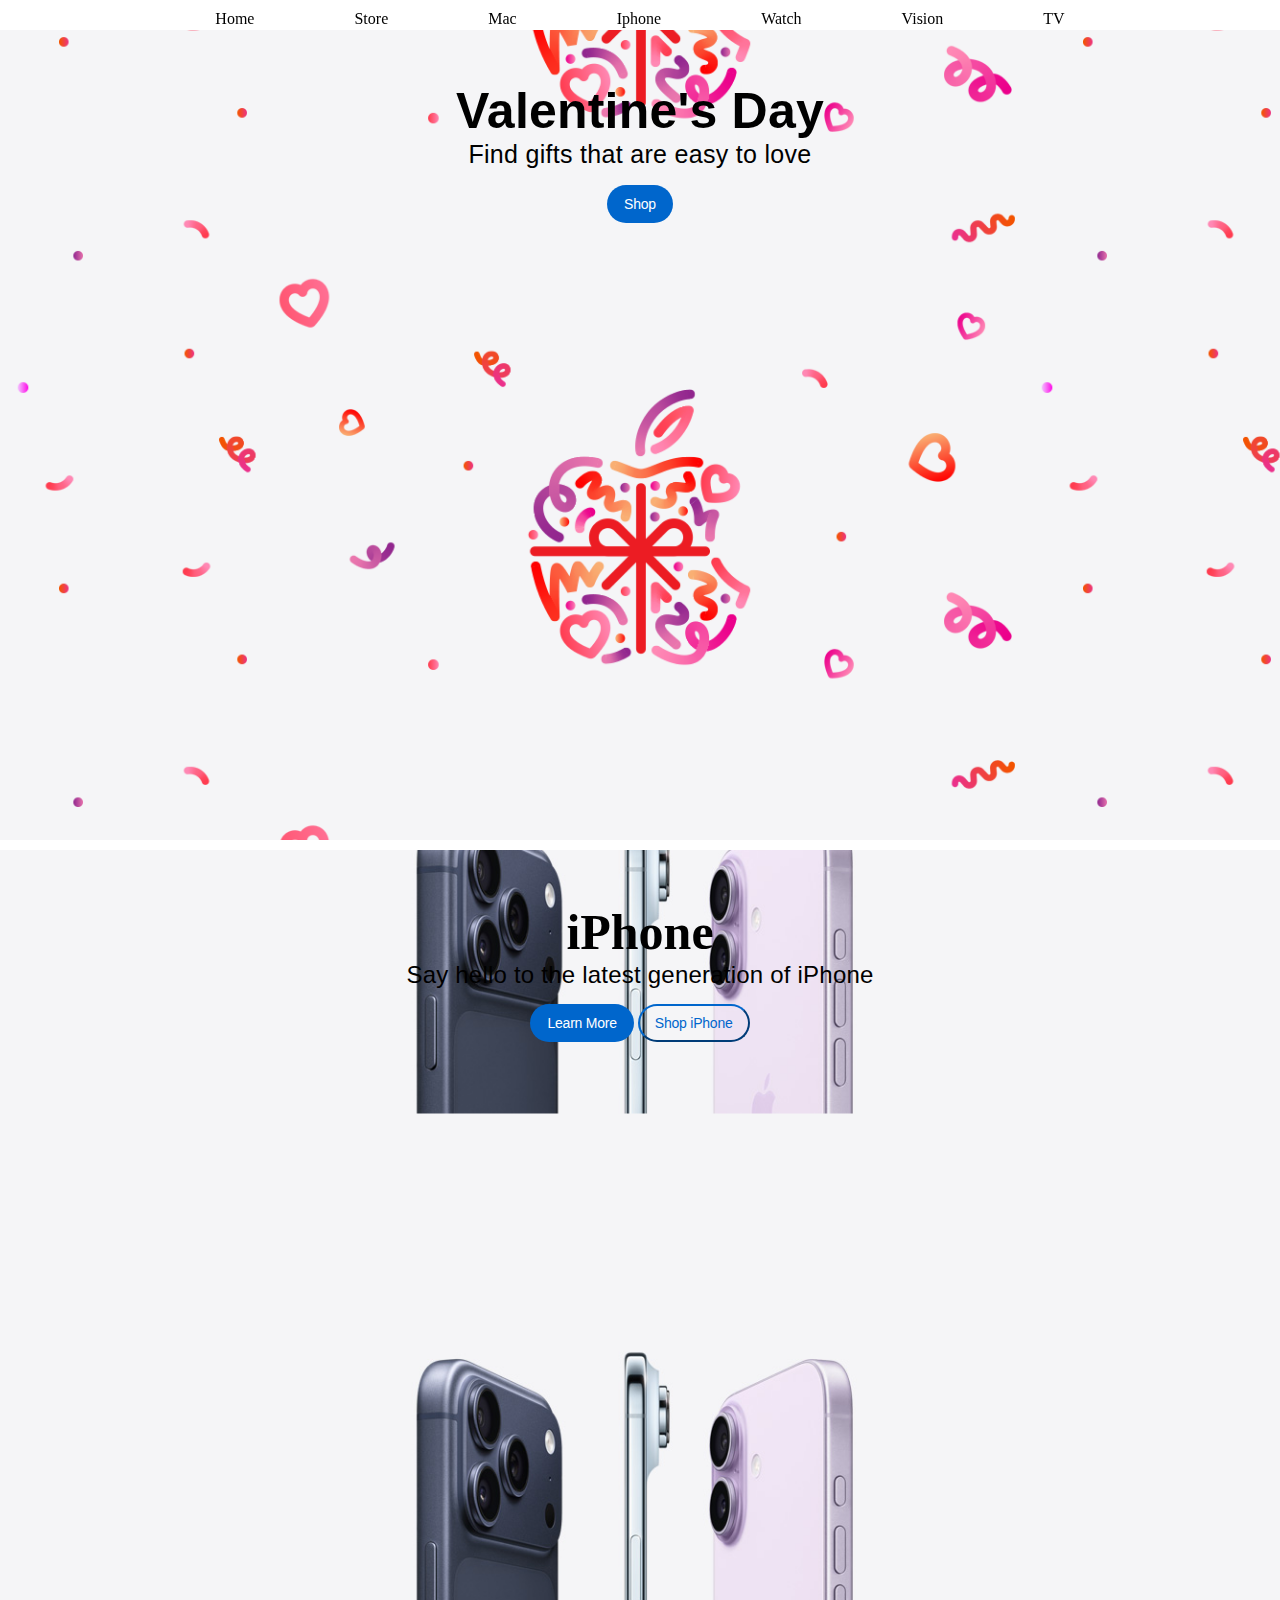
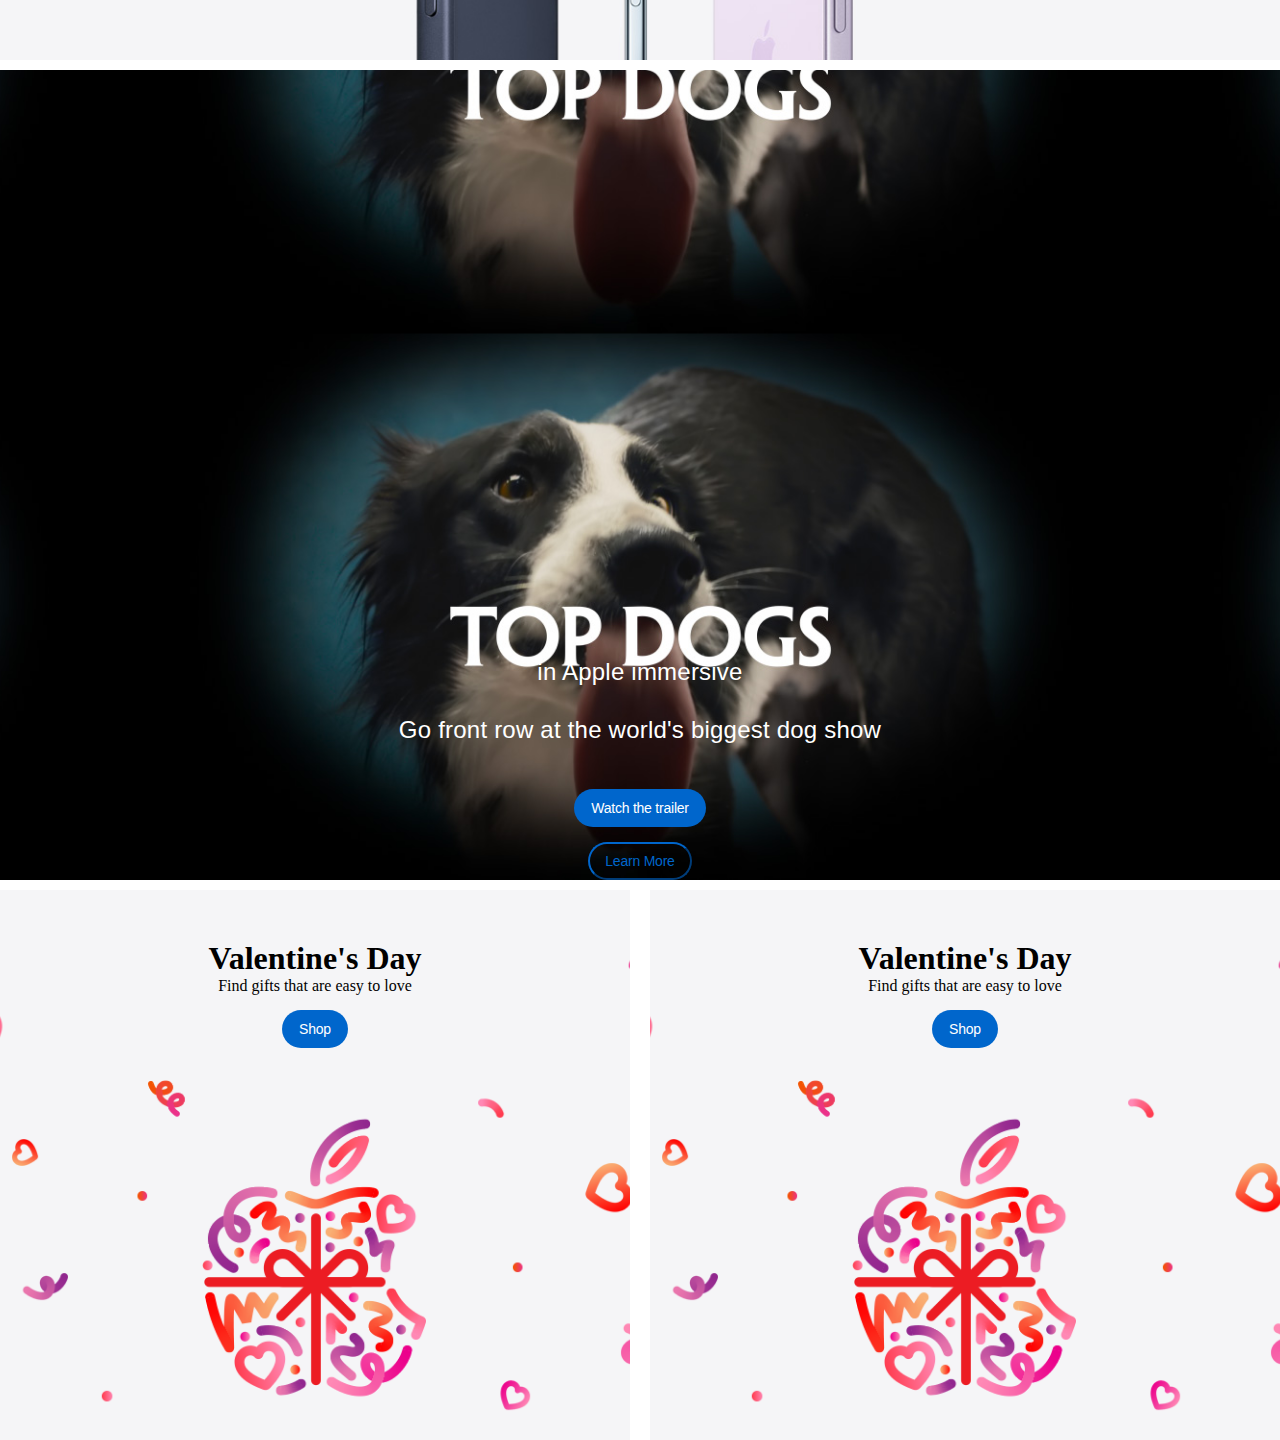
<file: Apple clone/index.html>
<!DOCTYPE html>
<html lang="en">
<head>
    <meta charset="UTF-8">
    <meta name="viewport" content="width=device-width, initial-scale=1.0">
    <title>Document</title>
    <link rel="stylesheet" href="style.css">
    
</head>
<body>
    <ul id="navbar">
        <li>Home</li>
        <li>Store</li>
        <li>Mac</li>
        <li>Iphone</li>
        <li>Watch</li>
        <li>Vision</li>
        <li>TV</li>
    </ul>

    <div id="section1" class="section">
        <h1>Valentine's Day</h1>
        <p>Find gifts that are easy to love</p>
        <button class="btn1">Shop</button>
    </div>
    <div id="section2" class="section">
        <h1>iPhone</h1>
        <p>Say hello to the latest generation of iPhone</p>
        <div class="btngrp">      
       <button class="btn1">Learn More</button>
        <button class="btn2">Shop iPhone</button>

        </div>

    </div>
    <div id="section3" class="section">
        <p>in Apple immersive</p>
        <p>Go front row at the world's biggest dog show</p>
        <button class="btn1">Watch the trailer</button>
        <button class="btn2">Learn More</button>

       </div> 
        <div id="section4" >
       <div id="left">
        <h1>Valentine's Day</h1>
        <p>Find gifts that are easy to love</p>
        <button class="btn1">Shop</button>
       </div>
       <div id="right"><h1>Valentine's Day</h1>
        <p>Find gifts that are easy to love</p>
        <button class="btn1">Shop</button></div>

       </div> 


</body>
</html>
</file>
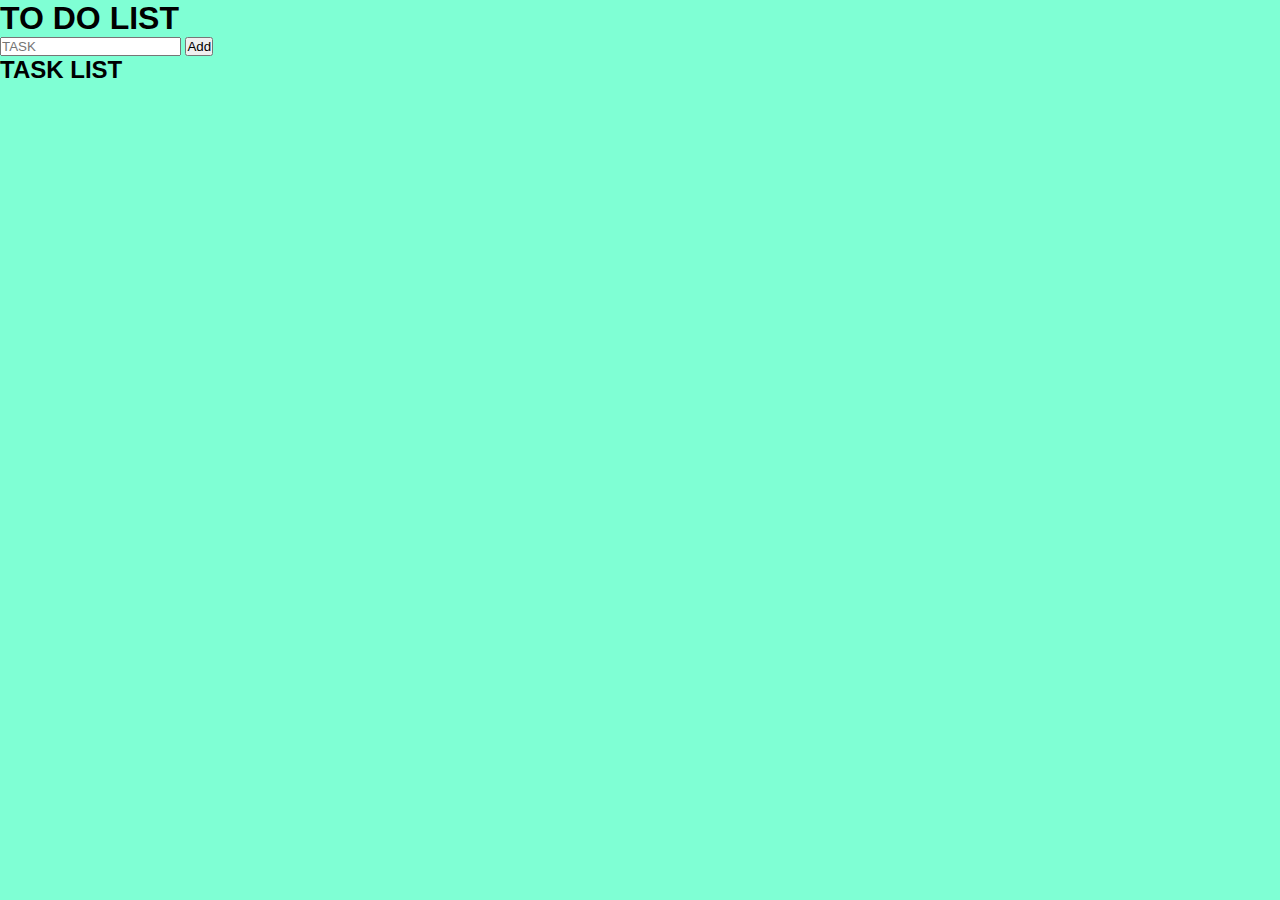
<file: To Do List/index.html>
<!DOCTYPE html>
<html lang="en">
<head>
    <meta charset="UTF-8">
    <meta name="viewport" content="width=device-width, initial-scale=1.0">
    <title>Todo Application</title>
    <link rel="stylesheet" href="style.css">

</head>
<body>

    <h1>TO DO LIST</h1>
    <input type="text" placeholder="TASK" id="inp">
    <button onclick="add()">Add</button>
    <h2>TASK LIST</h2>
    <ul class="list">

    </ul>

    <script src="app.js"></script> 







































<!-- 
    <div class="todo-card">
        <header>
            <h1>TODO APPLICATION</h1>
            <div class="input-group">
                <input type="text" id="taskInput" placeholder="Hey, add a task...">
                <button id="addBtn"><i class="fas fa-plus-circle"></i></button>
            </div>
        </header>

        <ul id="taskList">
            <li class="task-item blue">
                <input type="checkbox">
                <span>Breakfast</span>
                <div class="actions">
                    <button class="delete-btn"><i class="fas fa-trash"></i></button>
                    <button class="edit-btn"><i class="fas fa-edit"></i></button>
                </div>
            </li>
        </ul>

        <div class="footer-actions">
            <button id="clearAll" title="Clear All"><i class="fas fa-trash-alt"></i></button>
        </div>
    </div>

    <script src="app.js"></script> -->
</body>
</html>
</file>
<file: Apple clone/style.css>
*{
    margin: 0;
    padding: 0;
    box-sizing: border-box;
}
#navbar{
    background-color: transparent;
    color: black;
    display: flex;
    justify-content: center;
    gap: 100px;
    padding: 10px 0px;
     position: fixed; 
   top: 0;         
   width: 100%;    
   z-index: 1000;
}
#navbar li{
    list-style: none;
}
.section{
    width: 100vw;
    height: 90vh;
    background-color : yellow;
    background-position:center;
    display: flex;
    flex-direction: column;
    align-items: center;
    justify-content: start;
    padding-top: 53px;
    text-align: center;
    margin-top: 10px;
}
#section1{
    width: 100vw;
    height: 90vh;
    background-color : yellow;
    background-image: url(assets/1.png);
    background-size: 80%;
    background-position:center;
    display: flex;
    flex-direction: column;
    align-items: center;
    justify-content: start;
    padding-top: 53px;
    text-align: center;
    margin-top: 30px;
}
button{
    margin-top: 15px;
    border-radius: 980px;
    color: white;
    font-size: 14px;
        line-height: 1.42859;
        font-weight: 400;
        letter-spacing: -.016em;
        font-family: "SF Pro Text", "SF Pro Icons", "Helvetica Neue", "Helvetica", "Arial", sans-serif;
        --sk-button-margin-horizontal: 14px;
        --sk-button-margin-vertical: 14px;
        min-width: 30px;
        padding-left: 15px;
        padding-right: 15px;
        padding-top: 7px;
        padding-bottom: 7px;
        border-color: transparent;

}
.btn1{
        background-color: rgb(0, 102, 204);
   
}
.btn2{
    background-color: transparent;
    border-color: rgb(0, 102, 204);
    color: rgb(0, 102, 204);
    

}
.btn2:hover{
    border-color: transparent;
    background-color: rgb(0, 102, 204);
   color: white;
}
#section1 h1{
    font-size: 50px;
        line-height: 1.125;
        font-weight: 600;
        letter-spacing: .004em;
        font-family: "SF Pro Display", "SF Pro Icons", "Helvetica Neue", "Helvetica", "Arial", sans-serif;

}
#section1 p{
    font-size: 25px;
        line-height: 1.21053;
        font-weight: 400;
        letter-spacing: .012em;
        font-family: "SF Pro Display", "SF Pro Icons", "Helvetica Neue", "Helvetica", "Arial", sans-serif;
}

#section2{
    width: 100vw;
    height: 90vh;
    background-color : yellow;
    background-image: url(assets/2.jpg);
    background-size: 80%;
    background-position:bottom;
    display: flex;
    flex-direction: column;
    align-items: center;
    justify-content: start;
    padding-top: 53px;
    text-align: center;
    margin-top: 10px;
}

#section2 h1{
    text-align: center;
    display: block;
    width: 100%;
    margin-left: auto;
    margin-right: auto;
    position: relative;
    font-size: 50px;
}
#section2 p{
    font-size: 24px;
        line-height: 1.16667;
        font-weight: 400;
        letter-spacing: .009em;
        font-family: "SF Pro Display", "SF Pro Icons", "Helvetica Neue", "Helvetica", "Arial", sans-serif;
}
#section3{
    width: 100vw;
    height: 90vh;
    background-color : yellow;
    background-image: url(assets/3.jpg);
    background-size: 80%;
    background-position:bottom;
    display: flex;
    flex-direction: column;
    align-items: center;
    justify-content: end;
    padding-top: 53px;
    text-align: center;
    margin-top: 10px;
}
#section3 p{
        color: white;
        font-size: 24px;
        line-height: 1.16667;
        font-weight: 400;
        letter-spacing: .009em;
        font-family: "SF Pro Display", "SF Pro Icons", "Helvetica Neue", "Helvetica", "Arial", sans-serif;
        margin-bottom: 30px;
}
#section4{
    width: 100%;
    height: 550px;
    display: flex;
    margin-top: 10px;
    gap: 20px;

}
#left{
    flex: 1;
    background-color: green;
    background-image: url(assets/1.png);
    background-size: cover;
    background-position: center;
    display: flex;
    flex-direction: column;
    justify-content: start;
    align-items: center;
    padding: 50px;

}
#right{
    flex: 1;
    background-color: blue;
    background-image: url(assets/1.png);
    background-size: cover;
    background-position: center;
    display: flex;
    flex-direction: column;
    justify-content: start;
    align-items: center;
    padding: 50px;


}
</file>
<file: To Do List/style.css>
/* * {
    margin: 0;
    padding: 0;
    box-sizing: border-box;
    font-family: 'Segoe UI', Tahoma, Geneva, Verdana, sans-serif;
}

body {
    background-color: #f0f2f5;
    display: flex;
    justify-content: center;
    align-items: center;
    min-height: 100vh;
}

.todo-card {
    background: white;
    width: 100%;
    max-width: 450px;
    padding: 30px;
    border-radius: 20px;
    border: 2px solid #f9d423; /* Yellow border from screenshot */
    /* box-shadow: 0 10px 25px rgba(0,0,0,0.05);
}

header h1 {
    color: #4db6ac;
    text-align: center;
    letter-spacing: 2px;
    margin-bottom: 20px;
    border-bottom: 2px solid #4db6ac;
    padding-bottom: 10px;
}

.input-group {
    display: flex;
    align-items: center;
    gap: 10px;
    margin-bottom: 20px;
}

#taskInput {
    flex: 1;
    border: none;
    outline: none;
    font-size: 16px;
    color: #f9d423;
}

#addBtn {
    background: none;
    border: none;
    color: #f9d423;
    font-size: 28px;
    cursor: pointer;
    transition: transform 0.2s;
}

#addBtn:hover {
    transform: scale(1.1);
} */ 

/* Task List Styling */
/* ul { */
    /* list-style: none;
}

.task-item {
    display: flex;
    align-items: center;
    padding: 12px 20px;
    margin-bottom: 15px;
    border-radius: 25px;
    color: white;
    font-weight: 500;
}

.task-item span {
    flex: 1;
    margin-left: 15px;
} */

/* Background Colors from Screenshot */
/* .blue { background-color: #b2ebf2; color: #00838f; }
.yellow { background-color: #ffe082; color: #7f6d00; }
.teal { background-color: #4dd0e1; color: white; }
.pink { background-color: #f8bbd0; color: #ad1457; }

.actions button {
    background: none;
    border: none;
    cursor: pointer;
    margin-left: 8px;
    color: inherit;
    opacity: 0.7;
}

.actions button:hover {
    opacity: 1;
}

.footer-actions {
    margin-top: 20px;
}

#clearAll {
    background-color: #f9d423;
    color: white;
    border: none;
    width: 40px;
    height: 40px;
    border-radius: 10px;
    cursor: pointer;
}*/

*{
    margin: 0;
    padding: 0;
    box-sizing: border-box;
    font-family: 'Segoe UI', Tahoma, Geneva, Verdana, sans-serif;
}
body{
    background-color: aquamarine;
}

.list{
    list-style: circle;
    margin-left: 25px;
}

.apniClass{
    text-decoration: line-through;
}
</file>
